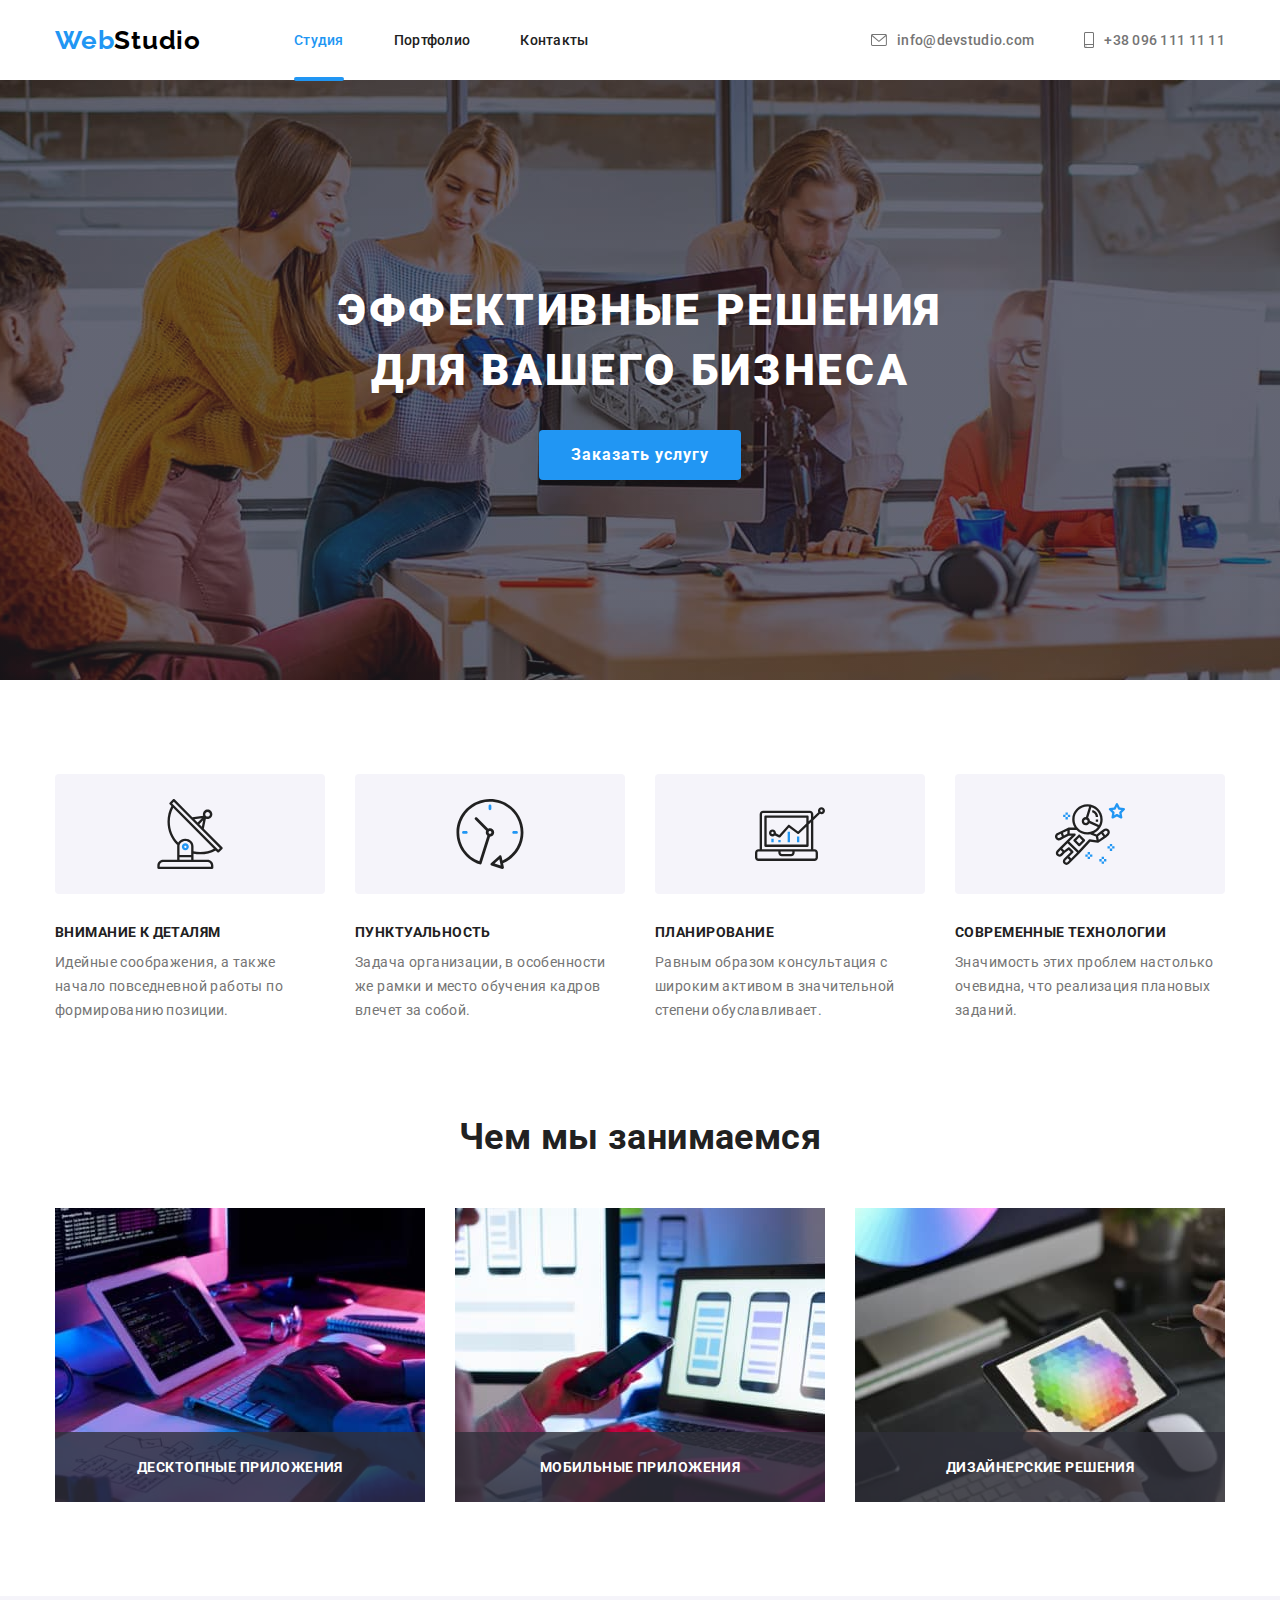
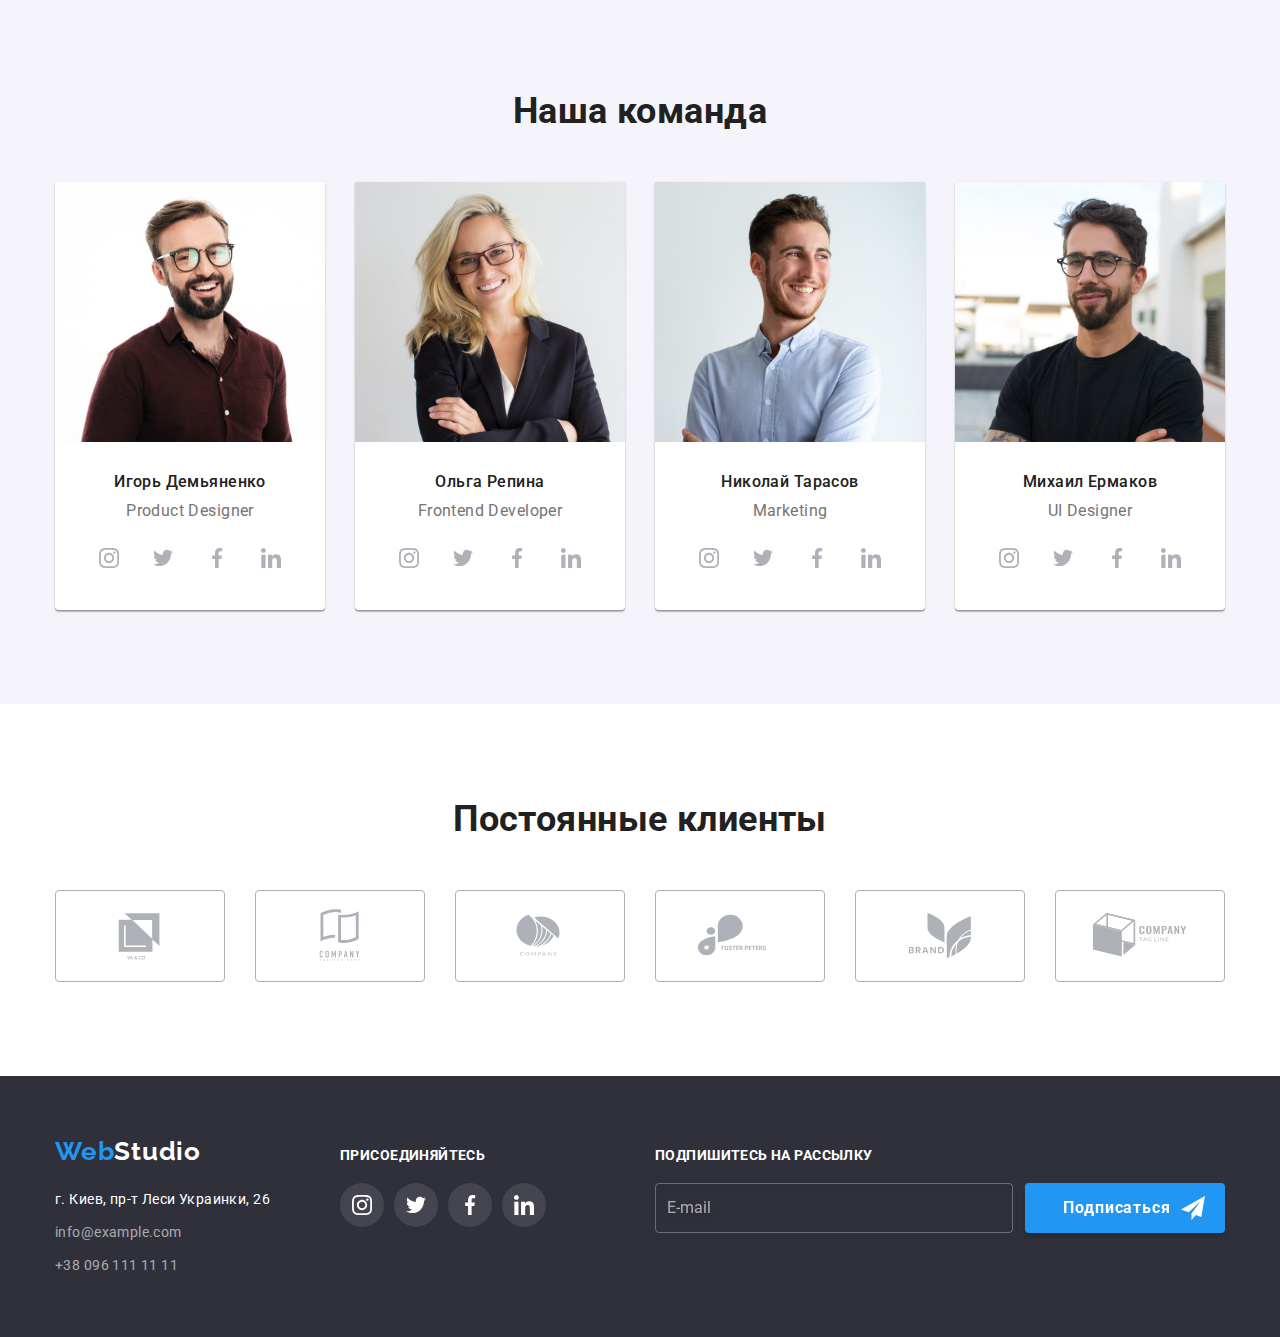
<file: index.html>
<!DOCTYPE html>
<html lang="ru">
  <head>
    <meta charset="UTF-8" />
    <meta http-equiv="X-UA-Compatible" content="IE=edge" />
    <meta name="viewport" content="width=device-width, initial-scale=1.0" />
    <link rel="preconnect" href="https://fonts.googleapis.com" />
    <link rel="preconnect" href="https://fonts.gstatic.com" crossorigin />
    <link
      href="https://fonts.googleapis.com/css2?family=Raleway:wght@700&family=Roboto:wght@400;500;700;900&display=swap"
      rel="stylesheet"
    />
    <link
      rel="stylesheet"
      href="https://cdnjs.cloudflare.com/ajax/libs/modern-normalize/1.1.0/modern-normalize.css"
      integrity="sha512-Y0MM+V6ymRKN2zStTqzQ227DWhhp4Mzdo6gnlRnuaNCbc+YN/ZH0sBCLTM4M0oSy9c9VKiCvd4Jk44aCLrNS5Q=="
      crossorigin="anonymous"
      referrerpolicy="no-referrer"
    />
    <link rel="stylesheet" href="./css/main.min.css" />
    <title>Home work</title>
  </head>
  <body>
    <header class="header">
      <div class="header container one">
        <a
          href="./index.html"
          class="header__link link"
          target="_blank"
          rel="noopener noreferrer nofollow"
          ><span class="header__web webstudio">Web</span
          ><span class="header__studio webstudio">Studio</span></a
        >
        <nav class="header-nav">
          <ul class="header-nav-list list">
            <li class="header-nav-list__item">
              <a href="./index.html" class="header-nav-list__link link current"
                >Студия</a
              >
            </li>
            <li class="header-nav-list__item">
              <a href="./portfolio.html" class="header-nav-list__link link"
                >Портфолио</a
              >
            </li>
            <li class="header-nav-list__item">
              <a href="./index.html" class="header-nav-list__link link"
                >Контакты</a
              >
            </li>
          </ul>
        </nav>
        <ul class="header-list">
          <li class="header-list__item">
            <a
              href="mailto:info@devstudio.com"
              class="header-list__link link"
              target="_blank"
              rel="noopener noreferrer nofollow"
              ><svg class="header-list__icons" width="16" height="12">
                <use href="./img/icon.svg#icon-mail"></use>
              </svg>
              info@devstudio.com</a
            >
          </li>
          <li class="header-list__item">
            <a
              href="tel:+380961111111"
              class="header-list__link link"
              target="_blank"
              rel="noopener noreferrer nofollow"
            >
              <svg class="header-list__icons" width="10" height="16">
                <use href="./img/icon.svg#icon-phone"></use>
              </svg>
              +38 096 111 11 11
            </a>
          </li>
        </ul>
      </div>
    </header>
    <main>
      <section class="hero">
        <div class="container">
          <div>
            <h1 class="hero__title hero-title">
              Эффективные решения для вашего бизнеса
            </h1>
            <button class="hero__button" type="button" data-modal-open>
              Заказать услугу
            </button>
          </div>
        </div>
      </section>
      <section class="skills section">
        <div class="container">
          <h2 class="visually-hidden">Почему стоит выбрать нас</h2>
          <ul class="skills-list list">
            <li class="skills-list__item">
              <div class="skills-list__icons">
                <svg class="skills-list__icon" width="70" height="70">
                  <use href="./img/icon.svg#icon-satelite"></use>
                </svg>
              </div>
              <h3 class="skills-list__title">Внимание к деталям</h3>
              <p class="skills-list__text">
                Идейные соображения, а также начало повседневной работы по
                формированию позиции.
              </p>
            </li>
            <li class="skills-list__item">
              <div class="skills-list__icons">
                <svg class="skills-list__icon" width="70" height="70">
                  <use href="./img/icon.svg#icon-clock"></use>
                </svg>
              </div>
              <h3 class="skills-list__title">Пунктуальность</h3>
              <p class="skills-list__text">
                Задача организации, в особенности же рамки и место обучения
                кадров влечет за собой.
              </p>
            </li>
            <li class="skills-list__item">
              <div class="skills-list__icons">
                <svg class="skills-list__icon" width="70" height="70">
                  <use href="./img/icon.svg#icon-laptop"></use>
                </svg>
              </div>
              <h3 class="skills-list__title">Планирование</h3>
              <p class="skills-list__text">
                Равным образом консультация с широким активом в значительной
                степени обуславливает.
              </p>
            </li>
            <li class="skills-list__item">
              <div class="skills-list__icons">
                <svg class="skills-list__icon" width="70" height="70">
                  <use href="./img/icon.svg#icon-astronaut"></use>
                </svg>
              </div>
              <h3 class="skills-list__title">Современные технологии</h3>
              <p class="skills-list__text">
                Значимость этих проблем настолько очевидна, что реализация
                плановых заданий.
              </p>
            </li>
          </ul>
        </div>
      </section>
      <section class="about section about">
        <div class="container">
          <h2 class="about__title">Чем мы занимаемся</h2>
          <ul class="about-list list">
            <li class="about-list__item img">
              <div class="about-list__box">
                <img src="./img/box1.jpg" width="370" height="294" alt="box1" />
                <p class="about-list__text">Десктопные приложения</p>
              </div>
            </li>
            <li class="about-list__item img">
              <div class="about-list__box">
                <img src="./img/box2.jpg" width="370" height="294" alt="box2" />
                <p class="about-list__text">Мобильные приложения</p>
              </div>
            </li>
            <li class="about-list__item img">
              <div class="about-list__box">
                <img src="./img/box3.jpg" width="370" height="294" alt="box3" />
                <p class="about-list__text">Дизайнерские решения</p>
              </div>
            </li>
          </ul>
        </div>
      </section>
      <section class="workers section">
        <div class="container">
          <h2 class="workers__title">Наша команда</h2>
          <ul class="workers-list list">
            <li class="workers-list__item img">
              <img
                src="./img/worker1.jpg"
                width="270"
                alt="фото Игорь Демьяненко"
              />
              <div class="workers-list__box">
                <h3 class="workers-list__name">Игорь Демьяненко</h3>
                <p class="workers-list__profession">Product Designer</p>
                <ul class="icons-list list">
                  <li class="icons-list__item">
                    <a
                      href=""
                      class="icons-list__link link"
                      target="_blank"
                      rel="noopener noreferrer nofollow"
                    >
                      <svg class="icons-list__icons" width="20" height="20">
                        <use href="./img/icon.svg#icon-instagram"></use>
                      </svg>
                    </a>
                  </li>
                  <li class="icons-list__item">
                    <a
                      href=""
                      class="icons-list__link link"
                      target="_blank"
                      rel="noopener noreferrer nofollow"
                    >
                      <svg class="icons-list__icons" width="20" height="20">
                        <use href="./img/icon.svg#icon-twitter"></use>
                      </svg>
                    </a>
                  </li>
                  <li class="icons-list__item">
                    <a
                      href=""
                      class="icons-list__link link"
                      target="_blank"
                      rel="noopener noreferrer nofollow"
                    >
                      <svg class="icons-list__icons" width="20" height="20">
                        <use href="./img/icon.svg#icon-facebook"></use>
                      </svg>
                    </a>
                  </li>
                  <li class="icons-list__item">
                    <a
                      href=""
                      class="icons-list__link link"
                      target="_blank"
                      rel="noopener noreferrer nofollow"
                    >
                      <svg class="icons-list__icons" width="20" height="20">
                        <use href="./img/icon.svg#icon-linkedin"></use>
                      </svg>
                    </a>
                  </li>
                </ul>
              </div>
            </li>
            <li class="workers-list__item img">
              <img
                src="./img/worker2.jpg"
                width="270"
                alt="фото Ольга Репина"
              />
              <div class="workers-list__box">
                <h3 class="workers-list__name">Ольга Репина</h3>
                <p class="workers-list__profession">Frontend Developer</p>
                <ul class="icons-list list">
                  <li class="icons-list__item">
                    <a
                      href=""
                      class="icons-list__link link"
                      target="_blank"
                      rel="noopener noreferrer nofollow"
                    >
                      <svg class="icons-list__icons" width="20" height="20">
                        <use href="./img/icon.svg#icon-instagram"></use>
                      </svg>
                    </a>
                  </li>
                  <li class="icons-list__item">
                    <a
                      href=""
                      class="icons-list__link link"
                      target="_blank"
                      rel="noopener noreferrer nofollow"
                    >
                      <svg class="icons-list__icons" width="20" height="20">
                        <use href="./img/icon.svg#icon-twitter"></use>
                      </svg>
                    </a>
                  </li>
                  <li class="icons-list__item">
                    <a
                      href=""
                      class="icons-list__link link"
                      target="_blank"
                      rel="noopener noreferrer nofollow"
                    >
                      <svg class="icons-list__icons" width="20" height="20">
                        <use href="./img/icon.svg#icon-facebook"></use>
                      </svg>
                    </a>
                  </li>
                  <li class="icons-list__item">
                    <a
                      href=""
                      class="icons-list__link link"
                      target="_blank"
                      rel="noopener noreferrer nofollow"
                    >
                      <svg class="icons-list__icons" width="20" height="20">
                        <use href="./img/icon.svg#icon-linkedin"></use>
                      </svg>
                    </a>
                  </li>
                </ul>
              </div>
            </li>
            <li class="workers-list__item img">
              <img
                src="./img/worker3.jpg"
                width="270"
                alt="фото Николай Тарасов"
              />
              <div class="workers-list__box">
                <h3 class="workers-list__name">Николай Тарасов</h3>
                <p class="workers-list__profession">Marketing</p>
                <ul class="icons-list list">
                  <li class="icons-list__item">
                    <a
                      href=""
                      class="icons-list__link link"
                      target="_blank"
                      rel="noopener noreferrer nofollow"
                    >
                      <svg class="icons-list__icons" width="20" height="20">
                        <use href="./img/icon.svg#icon-instagram"></use>
                      </svg>
                    </a>
                  </li>
                  <li class="icons-list__item">
                    <a
                      href=""
                      class="icons-list__link link"
                      target="_blank"
                      rel="noopener noreferrer nofollow"
                    >
                      <svg class="icons-list__icons" width="20" height="20">
                        <use href="./img/icon.svg#icon-twitter"></use>
                      </svg>
                    </a>
                  </li>
                  <li class="icons-list__item">
                    <a
                      href=""
                      class="icons-list__link link"
                      target="_blank"
                      rel="noopener noreferrer nofollow"
                    >
                      <svg class="icons-list__icons" width="20" height="20">
                        <use href="./img/icon.svg#icon-facebook"></use>
                      </svg>
                    </a>
                  </li>
                  <li class="icons-list__item">
                    <a
                      href=""
                      class="icons-list__link link"
                      target="_blank"
                      rel="noopener noreferrer nofollow"
                    >
                      <svg class="icons-list__icons" width="20" height="20">
                        <use href="./img/icon.svg#icon-linkedin"></use>
                      </svg>
                    </a>
                  </li>
                </ul>
              </div>
            </li>
            <li class="workers-list__item img">
              <img
                src="./img/worker4.jpg"
                width="270"
                alt="фото Михаил Ермаков"
              />
              <div class="workers-list__box">
                <h3 class="workers-list__name">Михаил Ермаков</h3>
                <p class="workers-list__profession">UI Designer</p>
                <ul class="icons-list list">
                  <li class="icons-list__item">
                    <a
                      href=""
                      class="icons-list__link link"
                      target="_blank"
                      rel="noopener noreferrer nofollow"
                    >
                      <svg class="icons-list__icons" width="20" height="20">
                        <use href="./img/icon.svg#icon-instagram"></use>
                      </svg>
                    </a>
                  </li>
                  <li class="icons-list__item">
                    <a
                      href=""
                      class="icons-list__link link"
                      target="_blank"
                      rel="noopener noreferrer nofollow"
                    >
                      <svg class="icons-list__icons" width="20" height="20">
                        <use href="./img/icon.svg#icon-twitter"></use>
                      </svg>
                    </a>
                  </li>
                  <li class="icons-list__item">
                    <a
                      href=""
                      class="icons-list__link link"
                      target="_blank"
                      rel="noopener noreferrer nofollow"
                    >
                      <svg class="icons-list__icons" width="20" height="20">
                        <use href="./img/icon.svg#icon-facebook"></use>
                      </svg>
                    </a>
                  </li>
                  <li class="icons-list__item">
                    <a
                      href=""
                      class="icons-list__link link"
                      target="_blank"
                      rel="noopener noreferrer nofollow"
                    >
                      <svg class="icons-list__icons" width="20" height="20">
                        <use href="./img/icon.svg#icon-linkedin"></use>
                      </svg>
                    </a>
                  </li>
                </ul>
              </div>
            </li>
          </ul>
        </div>
      </section>
      <section class="clients section">
        <div class="container">
          <h2 class="clients__title">Постоянные клиенты</h2>
          <ul class="clients-list list">
            <li class="clients-list__item">
              <a href="" class="clients-list__link link">
                <svg class="clients-list__icon" width="106" height="60">
                  <use href="./img/icon.svg#icon-client1"></use>
                </svg>
              </a>
            </li>
            <li class="clients-list__item">
              <a href="" class="clients-list__link link">
                <svg class="clients-list__icon" width="106" height="60">
                  <use href="./img/icon.svg#icon-client2"></use>
                </svg>
              </a>
            </li>
            <li class="clients-list__item">
              <a href="" class="clients-list__link link">
                <svg class="clients-list__icon" width="106" height="60">
                  <use href="./img/icon.svg#icon-client3"></use>
                </svg>
              </a>
            </li>
            <li class="clients-list__item">
              <a href="" class="clients-list__link link">
                <svg class="clients-list__icon" width="106" height="60">
                  <use href="./img/icon.svg#icon-client4"></use>
                </svg>
              </a>
            </li>
            <li class="clients-list__item">
              <a href="" class="clients-list__link link">
                <svg class="clients-list__icon" width="106" height="60">
                  <use href="./img/icon.svg#icon-client5"></use>
                </svg>
              </a>
            </li>
            <li class="clients-list__item">
              <a href="" class="clients-list__link link">
                <svg class="clients-list__icon" width="106" height="60">
                  <use href="./img/icon.svg#icon-client6"></use>
                </svg>
              </a>
            </li>
          </ul>
        </div>
      </section>
      <div class="backdrop is-hidden" data-modal>
        <div class="modal">
          <button type="button" class="modal__close-button" data-modal-close>
            <svg class="modal__close-icon" width="18" height="18">
              <use href="./img/icon.svg#icon-close"></use>
            </svg>
          </button>
          <form class="form-modal">
            <p class="form-modal__title">
              Оставьте свои данные, мы вам перезвоним
            </p>
            <div class="form-field">
              <label for="name" class="form-field__label">Имя</label>
              <div class="input-wrap">
                <input
                  type="text"
                  class="input-wrap__input"
                  name="name"
                  id="name"
                  placeholder=" "
                  required
                />
                <svg class="input-wrap__icon" width="18" height="18">
                  <use href="./img/icon.svg#icon-user"></use>
                </svg>
              </div>
            </div>
            <div class="form-field">
              <label for="tel" class="form-field__label">Телефон</label>
              <div class="input-wrap">
                <input
                  type="tel"
                  class="input-wrap__input"
                  name="tel"
                  id="tel"
                  placeholder=" "
                  required
                  minlength="10"
                />
                <svg class="input-wrap__icon" width="18" height="18">
                  <use href="./img/icon.svg#icon-telephone"></use>
                </svg>
              </div>
            </div>
            <div class="form-field">
              <label for="tel" class="form-field__label">Почта</label>
              <div class="input-wrap">
                <input
                  type="email"
                  class="input-wrap__input"
                  name="mail"
                  id="mail"
                  placeholder=" "
                  required
                />
                <svg class="input-wrap__icon" width="18" height="18">
                  <use href="./img/icon.svg#icon-email"></use>
                </svg>
              </div>
            </div>
            <div class="form-field-last">
              <label for="feedback" class="form-field__label"
                >Комментарий</label
              >
              <textarea
                name="feedback"
                class="form-field__feedback"
                placeholder="Введите текст"
              ></textarea>
            </div>
            <label class="form-check">
              <input
                type="checkbox"
                class="form-check__input visually-hidden"
                name="mailing"
                value="mailing-features"
              />
              Соглашаюсь с рассылкой и принимаю
              <a href="#" class="form-check__mailimg-features">
                Условия договора</a
              >
              <span class="form-check__square-icon">
                <svg class="form-check__icon" width="14" height="13">
                  <use href="./img/icon.svg#icon-icon-check"></use>
                </svg>
              </span>
            </label>
            <button type="submit" class="form-field__submit-btn">
              Отправить
            </button>
          </form>
        </div>
      </div>
    </main>
    <footer class="footer">
      <div class="container ft">
        <div>
          <a
            class="footer__link link"
            href="./index.html"
            target="_blank"
            rel="noopener noreferrer nofollow"
          >
            <span class="footer__web webstudio">Web</span
            ><span class="footer__studio webstudio">Studio</span>
          </a>
          <address class="address">
            <ul class="address-list list">
              <li class="address-list__item">
                <a
                  class="address-list__link-map link"
                  href="https://www.google.com/maps/place/%D0%B1%D1%83%D0%BB.+%D0%9B%D0%B5%D1%81%D0%B8+%D0%A3%D0%BA%D1%80%D0%B0%D0%B8%D0%BD%D0%BA%D0%B8,+26,+%D0%9A%D0%B8%D0%B5%D0%B2,+%D0%A3%D0%BA%D1%80%D0%B0%D0%B8%D0%BD%D0%B0,+02000/@50.4265841,30.5361971,17z/data=!3m1!4b1!4m5!3m4!1s0x40d4cf0e033ecbe9:0x57a4dffefec77da0!8m2!3d50.4265807!4d30.5383858"
                  target="_blank"
                  rel="noopener noreferrer nofollow"
                >
                  г. Киев, пр-т Леси Украинки, 26
                </a>
              </li>
              <li class="address-list__item link">
                <a
                  href="mailto:info@devstudio.com"
                  class="address-list__link link"
                  target="_blank"
                  rel="noopener noreferrer nofollow"
                  >info@example.com</a
                >
              </li>
              <li class="address-list__item link">
                <a
                  href="tel:+380961111111"
                  class="address-list__link link"
                  target="_blank"
                  rel="noopener noreferrer nofollow"
                  >+38 096 111 11 11</a
                >
              </li>
            </ul>
          </address>
        </div>
        <div class="social">
          <p class="social__text">Присоединяйтесь</p>
          <ul class="social-list list">
            <li class="social-list__item">
              <a
                href=""
                class="social-list__link link"
                target="_blank"
                rel="noopener noreferrer nofollow"
              >
                <svg class="social-list__icons" width="20" height="20">
                  <use href="./img/icon.svg#icon-instagram"></use>
                </svg>
              </a>
            </li>
            <li class="social-list__item">
              <a
                href=""
                class="social-list__link link"
                target="_blank"
                rel="noopener noreferrer nofollow"
              >
                <svg class="social-list__icons" width="20" height="20">
                  <use href="./img/icon.svg#icon-twitter"></use>
                </svg>
              </a>
            </li>
            <li class="social-list__item">
              <a
                href=""
                class="social-list__link link"
                target="_blank"
                rel="noopener noreferrer nofollow"
              >
                <svg class="social-list__icons" width="20" height="20">
                  <use href="./img/icon.svg#icon-facebook"></use>
                </svg>
              </a>
            </li>
            <li class="social-list__item">
              <a
                href=""
                class="social-list__link link"
                target="_blank"
                rel="noopener noreferrer nofollow"
              >
                <svg class="social-list__icons" width="20" height="20">
                  <use href="./img/icon.svg#icon-linkedin"></use>
                </svg>
              </a>
            </li>
          </ul>
        </div>
        <div class="sign-up">
          <p class="sign-up__title">Подпишитесь на рассылку</p>
          <form class="sign-up__form">
            <input
              type="email"
              class="sign-up__email"
              name="email"
              placeholder="E-mail"
              required
            />
            <button type="submit" class="submit-button">
              Подписаться
              <svg class="send-icon icon" width="24" height="24">
                <use href="./img/icon.svg#icon-icon-send"></use>
              </svg>
            </button>
          </form>
        </div>
      </div>
    </footer>
    <script src="./js/modal.js"></script>
  </body>
</html>
</file>
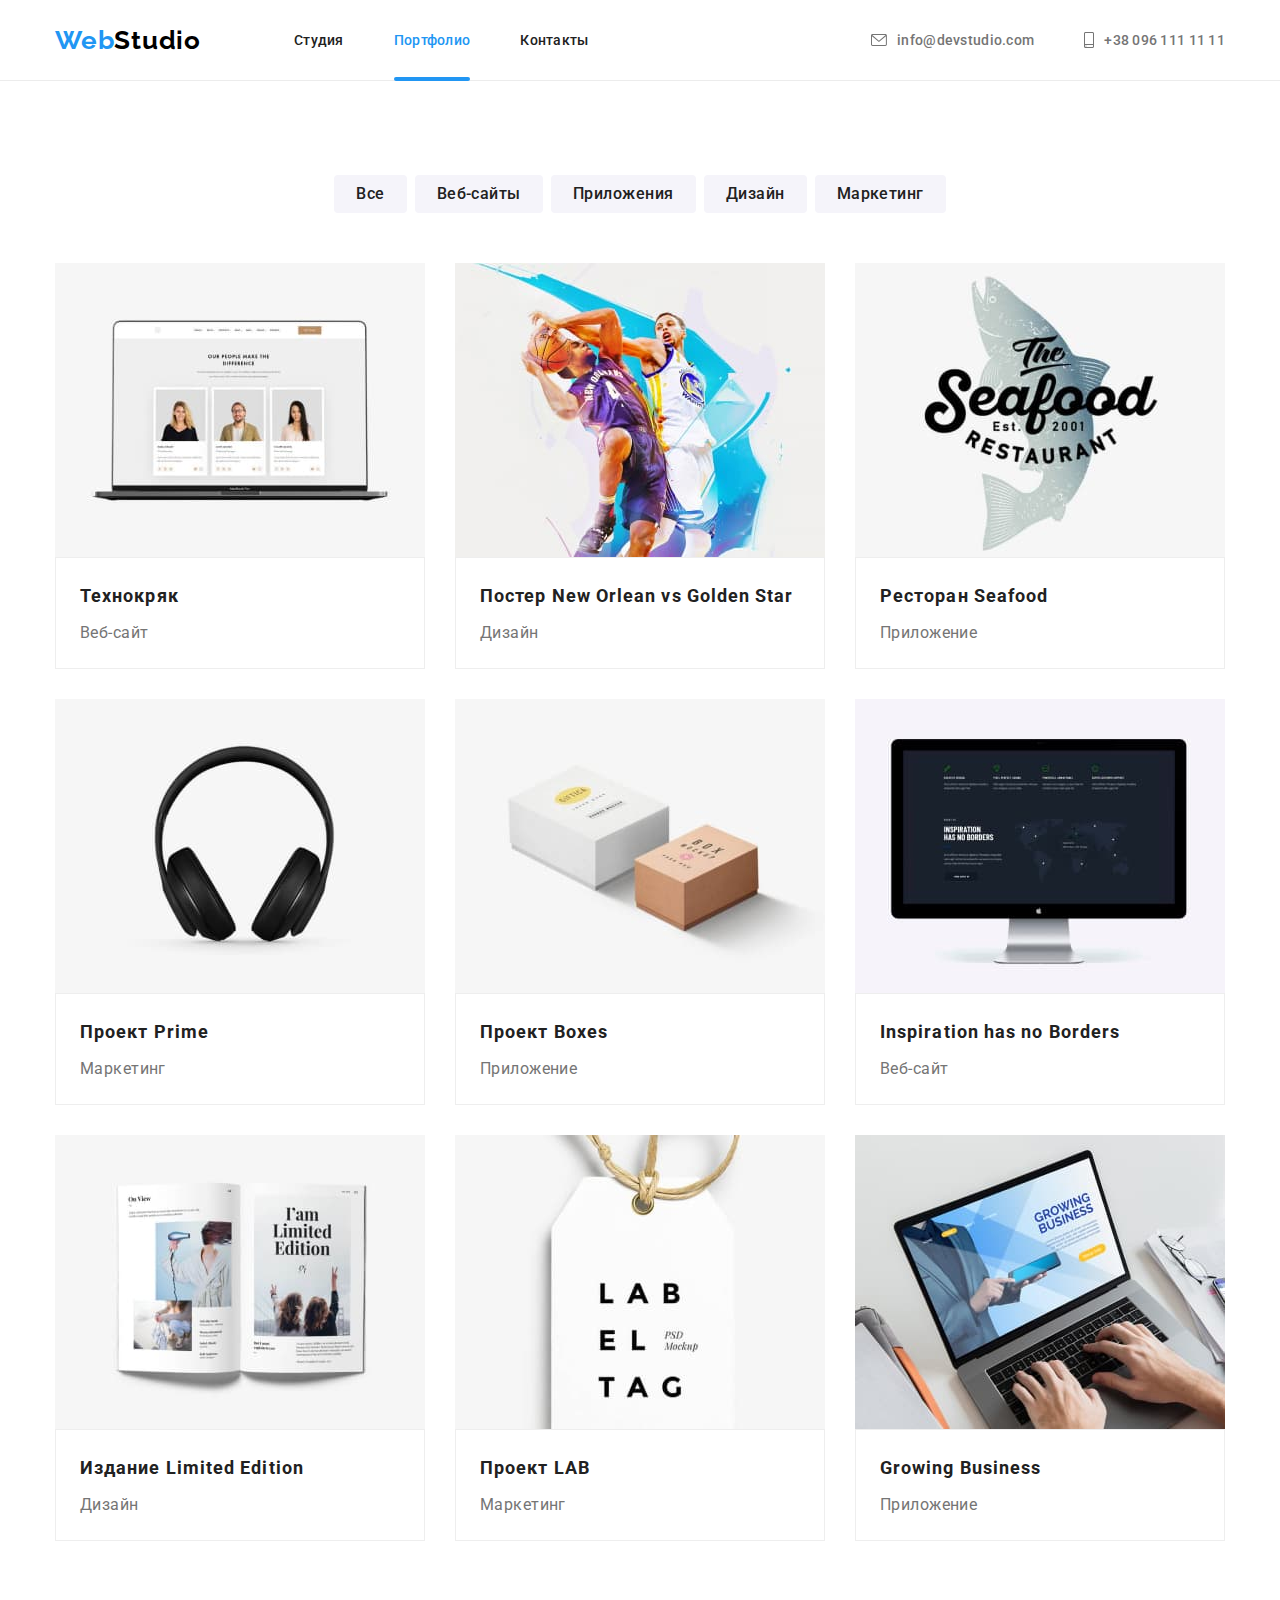
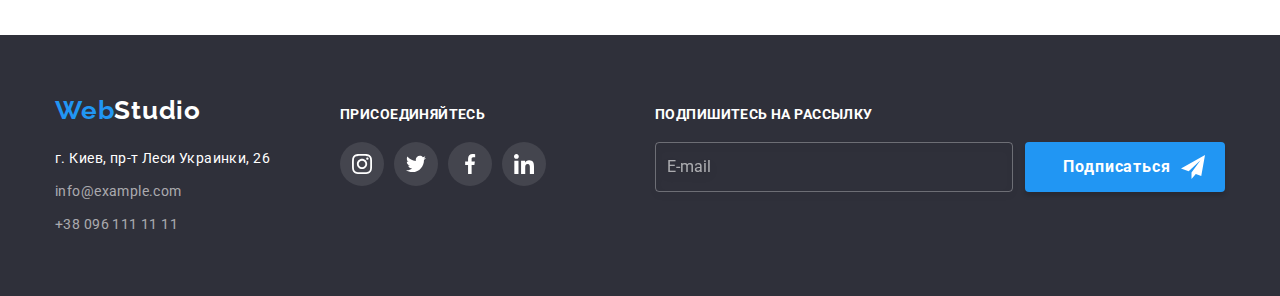
<file: portfolio.html>
<!DOCTYPE html>
<html lang="ru">
  <head>
    <meta charset="UTF-8" />
    <meta http-equiv="X-UA-Compatible" content="IE=edge" />
    <meta name="viewport" content="width=device-width, initial-scale=1.0" />
    <link rel="preconnect" href="https://fonts.googleapis.com" />
    <link rel="preconnect" href="https://fonts.gstatic.com" crossorigin />
    <link
      href="https://fonts.googleapis.com/css2?family=Raleway:wght@700&family=Roboto:wght@400;500;700;900&display=swap"
      rel="stylesheet"
    />
    <link
      rel="stylesheet"
      href="https://cdnjs.cloudflare.com/ajax/libs/modern-normalize/1.1.0/modern-normalize.css"
      integrity="sha512-Y0MM+V6ymRKN2zStTqzQ227DWhhp4Mzdo6gnlRnuaNCbc+YN/ZH0sBCLTM4M0oSy9c9VKiCvd4Jk44aCLrNS5Q=="
      crossorigin="anonymous"
      referrerpolicy="no-referrer"
    />
    <link rel="stylesheet" href="./css/main.min.css" />
    <title>Portfolio</title>
  </head>
  <body>
    <header class="top">
      <div class="header container">
        <a
          href="./index.html"
          class="header__link link"
          target="_blank"
          rel="noopener noreferrer nofollow"
          ><span class="header__web webstudio">Web</span
          ><span class="header__studio webstudio">Studio</span></a
        >
        <nav class="header-nav">
          <ul class="header-nav-list list">
            <li class="header-nav-list__item">
              <a href="./index.html" class="header-nav-list__link link"
                >Студия</a
              >
            </li>
            <li class="header-nav-list__item">
              <a
                href="./portfolio.html"
                class="header-nav-list__link link current"
                >Портфолио</a
              >
            </li>
            <li class="header-nav-list__item">
              <a href="./index.html" class="header-nav-list__link link"
                >Контакты</a
              >
            </li>
          </ul>
        </nav>
        <ul class="header-list">
          <li class="header-list__item">
            <a
              href="mailto:info@devstudio.com"
              class="header-list__link link"
              target="_blank"
              rel="noopener noreferrer nofollow"
              ><svg class="header-list__icons" width="16" height="12">
                <use href="./img/icon.svg#icon-mail"></use>
              </svg>
              info@devstudio.com</a
            >
          </li>
          <li class="header-list__item">
            <a
              href="tel:+380961111111"
              class="header-list__link link"
              target="_blank"
              rel="noopener noreferrer nofollow"
            >
              <svg class="header-list__icons" width="10" height="16">
                <use href="./img/icon.svg#icon-phone"></use>
              </svg>
              +38 096 111 11 11
            </a>
          </li>
        </ul>
      </div>
    </header>
    <main>
      <section class="nav section">
        <div class="container">
          <h1 class="visually-hidden">Наши разработки</h1>
          <ul class="nav-list list">
            <li class="nav-list__item">
              <button class="nav-list__button" type="button">Все</button>
            </li>
            <li class="nav-list__item">
              <button class="nav-list__button" type="button">Веб-сайты</button>
            </li>
            <li class="nav-list__item">
              <button class="nav-list__button" type="button">Приложения</button>
            </li>
            <li class="nav-list__item">
              <button class="nav-list__button" type="button">Дизайн</button>
            </li>
            <li class="nav-list__item">
              <button class="nav-list__button" type="button">Маркетинг</button>
            </li>
          </ul>
          <ul class="choice-list list">
            <li class="choice-list__item img">
              <a href="" class="choice-list__link link">
                <div class="overlay">
                  <img
                    src="./img/ourproduct1.jpg"
                    width="370"
                    alt="Технокряк"
                  />
                  <p class="overlay__text">
                    Ресурс предлагает комплексные предложения с разным уровнем
                    функционала и сервисов. Все это позволит посетителю получить
                    исчерпывающие сведения о компании или частном лице.
                  </p>
                </div>
                <div class="choice-list__box">
                  <h3 class="choice-list__title">Технокряк</h3>
                  <p class="choice-list__text">Веб-сайт</p>
                </div>
              </a>
            </li>
            <li class="choice-list__item img">
              <a href="" class="choice-list__link link"
                ><div class="overlay">
                  <img
                    src="./img/ourproduct2.jpg"
                    width="370"
                    alt="Технокряк"
                  />
                  <p class="overlay__text">
                    Ресурс предлагает комплексные предложения с разным уровнем
                    функционала и сервисов. Все это позволит посетителю получить
                    исчерпывающие сведения о компании или частном лице.
                  </p>
                </div>
                <div class="choice-list__box">
                  <h3 class="choice-list__title">
                    Постер New Orlean vs Golden Star
                  </h3>
                  <p class="choice-list__text">Дизайн</p>
                </div></a
              >
            </li>
            <li class="choice-list__item img">
              <a href="" class="choice-list__link link"
                ><div class="overlay">
                  <img
                    src="./img/ourproduct3.jpg"
                    width="370"
                    alt="Технокряк"
                  />
                  <p class="overlay__text">
                    Ресурс предлагает комплексные предложения с разным уровнем
                    функционала и сервисов. Все это позволит посетителю получить
                    исчерпывающие сведения о компании или частном лице.
                  </p>
                </div>
                <div class="choice-list__box">
                  <h3 class="choice-list__title">Ресторан Seafood</h3>
                  <p class="choice-list__text">Приложение</p>
                </div></a
              >
            </li>
            <li class="choice-list__item img">
              <a href="" class="choice-list__link link"
                ><div class="overlay">
                  <img
                    src="./img/ourproduct4.jpg"
                    width="370"
                    alt="Технокряк"
                  />
                  <p class="overlay__text">
                    Ресурс предлагает комплексные предложения с разным уровнем
                    функционала и сервисов. Все это позволит посетителю получить
                    исчерпывающие сведения о компании или частном лице.
                  </p>
                </div>
                <div class="choice-list__box">
                  <h3 class="choice-list__title">Проект Prime</h3>
                  <p class="choice-list__text">Маркетинг</p>
                </div></a
              >
            </li>
            <li class="choice-list__item img">
              <a href="" class="choice-list__link link"
                ><div class="overlay">
                  <img
                    src="./img/ourproduct5.jpg"
                    width="370"
                    alt="Технокряк"
                  />
                  <p class="overlay__text">
                    Ресурс предлагает комплексные предложения с разным уровнем
                    функционала и сервисов. Все это позволит посетителю получить
                    исчерпывающие сведения о компании или частном лице.
                  </p>
                </div>
                <div class="choice-list__box">
                  <h3 class="choice-list__title">Проект Boxes</h3>
                  <p class="choice-list__text">Приложение</p>
                </div></a
              >
            </li>
            <li class="choice-list__item img">
              <a href="" class="choice-list__link link"
                ><div class="overlay">
                  <img
                    src="./img/ourproduct6.jpg"
                    width="370"
                    alt="Технокряк"
                  />
                  <p class="overlay__text">
                    Ресурс предлагает комплексные предложения с разным уровнем
                    функционала и сервисов. Все это позволит посетителю получить
                    исчерпывающие сведения о компании или частном лице.
                  </p>
                </div>
                <div class="choice-list__box">
                  <h3 class="choice-list__title">Inspiration has no Borders</h3>
                  <p class="choice-list__text">Веб-сайт</p>
                </div></a
              >
            </li>
            <li class="choice-list__item img">
              <a href="" class="choice-list__link link"
                ><div class="overlay">
                  <img
                    src="./img/ourproduct7.jpg"
                    width="370"
                    alt="Технокряк"
                  />
                  <p class="overlay__text">
                    Ресурс предлагает комплексные предложения с разным уровнем
                    функционала и сервисов. Все это позволит посетителю получить
                    исчерпывающие сведения о компании или частном лице.
                  </p>
                </div>
                <div class="choice-list__box">
                  <h3 class="choice-list__title">Издание Limited Edition</h3>
                  <p class="choice-list__text">Дизайн</p>
                </div></a
              >
            </li>
            <li class="choice-list__item img">
              <a href="" class="choice-list__link link"
                ><div class="overlay">
                  <img
                    src="./img/ourproduct8.jpg"
                    width="370"
                    alt="Технокряк"
                  />
                  <p class="overlay__text">
                    Ресурс предлагает комплексные предложения с разным уровнем
                    функционала и сервисов. Все это позволит посетителю получить
                    исчерпывающие сведения о компании или частном лице.
                  </p>
                </div>
                <div class="choice-list__box">
                  <h3 class="choice-list__title">Проект LAB</h3>
                  <p class="choice-list__text">Маркетинг</p>
                </div></a
              >
            </li>
            <li class="choice-list__item img">
              <a href="" class="choice-list__link link"
                ><div class="overlay">
                  <img
                    src="./img/ourproduct9.jpg"
                    width="370"
                    alt="Технокряк"
                  />
                  <p class="overlay__text">
                    Ресурс предлагает комплексные предложения с разным уровнем
                    функционала и сервисов. Все это позволит посетителю получить
                    исчерпывающие сведения о компании или частном лице.
                  </p>
                </div>
                <div class="choice-list__box">
                  <h3 class="choice-list__title">Growing Business</h3>
                  <p class="choice-list__text">Приложение</p>
                </div></a
              >
            </li>
          </ul>
        </div>
      </section>
    </main>
    <footer class="footer">
      <div class="container ft">
        <div>
          <a
            class="footer__link link"
            href="./index.html"
            target="_blank"
            rel="noopener noreferrer nofollow"
          >
            <span class="footer__web webstudio">Web</span
            ><span class="footer__studio webstudio">Studio</span>
          </a>
          <address class="address">
            <ul class="address-list list">
              <li class="address-list__item">
                <a
                  class="address-list__link-map link"
                  href="https://www.google.com/maps/place/%D0%B1%D1%83%D0%BB.+%D0%9B%D0%B5%D1%81%D0%B8+%D0%A3%D0%BA%D1%80%D0%B0%D0%B8%D0%BD%D0%BA%D0%B8,+26,+%D0%9A%D0%B8%D0%B5%D0%B2,+%D0%A3%D0%BA%D1%80%D0%B0%D0%B8%D0%BD%D0%B0,+02000/@50.4265841,30.5361971,17z/data=!3m1!4b1!4m5!3m4!1s0x40d4cf0e033ecbe9:0x57a4dffefec77da0!8m2!3d50.4265807!4d30.5383858"
                  target="_blank"
                  rel="noopener noreferrer nofollow"
                >
                  г. Киев, пр-т Леси Украинки, 26
                </a>
              </li>
              <li class="address-list__item link">
                <a
                  href="mailto:info@devstudio.com"
                  class="address-list__link link"
                  target="_blank"
                  rel="noopener noreferrer nofollow"
                  >info@example.com</a
                >
              </li>
              <li class="address-list__item link">
                <a
                  href="tel:+380961111111"
                  class="address-list__link link"
                  target="_blank"
                  rel="noopener noreferrer nofollow"
                  >+38 096 111 11 11</a
                >
              </li>
            </ul>
          </address>
        </div>
        <div class="social">
          <p class="social__text">Присоединяйтесь</p>
          <ul class="social-list list">
            <li class="social-list__item">
              <a
                href=""
                class="social-list__link link"
                target="_blank"
                rel="noopener noreferrer nofollow"
              >
                <svg class="social-list__icons" width="20" height="20">
                  <use href="./img/icon.svg#icon-instagram"></use>
                </svg>
              </a>
            </li>
            <li class="social-list__item">
              <a
                href=""
                class="social-list__link link"
                target="_blank"
                rel="noopener noreferrer nofollow"
              >
                <svg class="social-list__icons" width="20" height="20">
                  <use href="./img/icon.svg#icon-twitter"></use>
                </svg>
              </a>
            </li>
            <li class="social-list__item">
              <a
                href=""
                class="social-list__link link"
                target="_blank"
                rel="noopener noreferrer nofollow"
              >
                <svg class="social-list__icons" width="20" height="20">
                  <use href="./img/icon.svg#icon-facebook"></use>
                </svg>
              </a>
            </li>
            <li class="social-list__item">
              <a
                href=""
                class="social-list__link link"
                target="_blank"
                rel="noopener noreferrer nofollow"
              >
                <svg class="social-list__icons" width="20" height="20">
                  <use href="./img/icon.svg#icon-linkedin"></use>
                </svg>
              </a>
            </li>
          </ul>
        </div>
        <div class="sign-up">
          <p class="sign-up__title">Подпишитесь на рассылку</p>
          <form class="sign-up__form">
            <input
              type="email"
              class="sign-up__email"
              name="email"
              placeholder="E-mail"
              required
            />
            <button type="submit" class="submit-button">
              Подписаться
              <svg class="send-icon icon" width="24" height="24">
                <use href="./img/icon.svg#icon-icon-send"></use>
              </svg>
            </button>
          </form>
        </div>
      </div>
    </footer>
    <script src="./js/modal.js"></script>
  </body>
</html>
</file>
<file: css/main.min.css>
body{font-family:"Roboto",sans-serif;background-color:#fff;color:#212121;font-size:14px;letter-spacing:.03em}.section{padding-top:94px;padding-bottom:94px}.container{width:1200px;margin-right:auto;margin-left:auto;padding-right:15px;padding-left:15px}p,h1,h2,h3,h4,h5,h6{margin:0}ul{margin:0;padding-left:0}img{display:block;max-width:100%;height:auto}.address{font-style:normal}.title{font-weight:700;font-size:36px;line-height:1.17;text-align:center;margin-bottom:50px}.list{list-style:none;margin:0;padding-left:0}.link{text-decoration:none;color:inherit}.form-field__feedback,.input-wrap__input,.backdrop{transition-property:all;transition-duration:250ms;transition-timing-function:cubic-bezier(0.4, 0, 0.2, 1)}.form-field__submit-btn{display:block;margin:0 auto;cursor:pointer;border:none}.visually-hidden{position:absolute;white-space:nowrap;width:1px;height:1px;overflow:hidden;border:0;padding:0;clip:rect(0 0 0 0);-webkit-clip-path:inset(50%);clip-path:inset(50%);margin:-1px}.backdrop{position:fixed;top:0;left:0;width:100%;height:100%;background-color:rgba(0,0,0,.2)}.backdrop.is-hidden{opacity:0;pointer-events:none}.modal{position:absolute;top:50%;left:50%;transform:translate(-50%, -50%);width:528px;height:581px;margin-left:auto;margin-right:auto;padding:40px;background:#fff;box-shadow:0px 1px 3px rgba(0,0,0,.12),0px 1px 1px rgba(0,0,0,.14),0px 2px 1px rgba(0,0,0,.2);border-radius:4px}.modal__close-button{position:absolute;top:8px;right:8px;display:flex;align-items:center;justify-content:center;width:30px;height:30px;border:1px solid rgba(0,0,0,.1);border-radius:50%;background-color:#fff;cursor:pointer}.modal__close-icon{transition:fill 250ms cubic-bezier(0.4, 0, 0.2, 1)}.modal__close-icon:hover,.modal__close-icon:focus{fill:#2196f3}.form-modal__title{font-weight:700;font-size:20px;line-height:1.15;text-align:center;color:#212121;margin-bottom:12px}.form-field{position:relative;display:flex;flex-direction:column;text-align:start;margin-bottom:10px;transition:border-color 250ms cubic-bezier(0.4, 0, 0.2, 1)}.form-field__label{display:block;margin-bottom:4px;font-size:12px;line-height:1.17;letter-spacing:.01em;color:#757575}.input-wrap{position:relative}.input-wrap__input{width:100%;height:40px;padding-left:42px;font-style:inherit;border:1px solid rgba(33,33,33,.2);border-radius:4px;outline:none;cursor:pointer}.form-field:focus-within .input-wrap__input,.form-field:hover .input-wrap__input{border:1px solid #2196f3}.input-wrap__icon{position:absolute;left:12px;top:50%;transform:translateY(-50%);transition-property:fill;transition-duration:250ms;transition-timing-function:cubic-bezier(0.4, 0, 0.2, 1)}.form-field:focus-within .input-wrap__icon,.form-field:hover .input-wrap__icon{fill:#2196f3}.form-field-last{display:flex;flex-direction:column;text-align:start;margin-bottom:20px}.form-field__feedback{width:100%;height:120px;padding:12px 16px;border:1px solid rgba(33,33,33,.2);border-radius:4px;resize:none;cursor:pointer;outline:none}.form-field-last:focus-within .form-field__feedback,.form-field-last:hover .form-field__feedback{border:1px solid #2196f3}.form-field__feedback::-moz-placeholder{font-size:12px;line-height:1.17;letter-spacing:.01em;color:rgba(117,117,117,.5)}.form-field__feedback:-ms-input-placeholder{font-size:12px;line-height:1.17;letter-spacing:.01em;color:rgba(117,117,117,.5)}.form-field__feedback::placeholder{font-size:12px;line-height:1.17;letter-spacing:.01em;color:rgba(117,117,117,.5)}.form-check{position:relative;display:flex;align-items:center;justify-content:center;font-size:14px;line-height:1.71;color:#757575;margin-bottom:30px}.form-check__mailimg-features{color:#2196f3;outline-color:#2196f3}.form-check__square-icon{position:absolute;display:flex;top:0;left:32px;transform:translate(-25px, 4px);width:16px;height:15px;border:2px solid #757575;border-radius:2px;cursor:pointer}.form-check__input:checked~.form-check__square-icon{background-size:cover;background-repeat:no-repeat;background-color:#2196f3;background-origin:border-box;border:2px solid #2196f3}.form-check__icon{fill:#fff}.form-check:focus-within .form-square-icon{border:2px solid #2196f3}.form-field__submit-btn{font-family:inherit;font-weight:700;font-size:16px;line-height:1.88;letter-spacing:.06em;color:#fff;background-color:#2196f3;box-shadow:0px 4px 4px rgba(0,0,0,.15);padding:10px 52px;transition-property:background-color,box-shadow;transition-duration:250ms;transition-timing-function:cubic-bezier(0.4, 0, 0.2, 1);border-radius:4px}.form-field__submit-btn:hover,.form-field__submit-btn:focus{box-shadow:0px 4px 4px rgba(0,0,0,.15);background-color:#188ce8}.top{border-bottom:1px solid #ececec}.header{display:flex;align-items:center;background-color:#fff}.webstudio{font-family:"Raleway",sans-serif;font-style:normal;font-weight:700;font-size:26px;line-height:1.1923076923;letter-spacing:.03em}.header__link{margin-right:93px}.header__web{color:#2196f3}.header__studio{color:#000}.header-nav-list{display:flex}.header-nav-list__item{display:block;margin-left:auto}.header-nav-list__item+.header-nav-list__item{margin-left:50px}.header-nav-list__link{line-height:1.1428571429;letter-spacing:.02em;color:currentColor;background-size:contain;border-radius:2px;background-color:#fff;position:relative;display:block;font-weight:500;padding-top:32px;padding-bottom:32px;transition-property:color;transition-duration:250ms;transition-timing-function:cubic-bezier(0.4, 0, 0.2, 1)}.header-nav-list__link:hover,.header-nav-list__link:focus{font-weight:500;line-height:1.1428571429;letter-spacing:.02em;color:#2196f3}.current{color:#2196f3}.header-nav-list__item .current::after{position:absolute;bottom:-1px;left:0;content:"";display:block;width:100%;height:4px;background:#2196f3;border-radius:2px}.header-list{display:flex;margin-left:auto}.header-list__item{display:block}.header-list__item+.header-list__item{margin-left:50px}.header-list__link{display:flex;align-items:center;font-weight:500;line-height:1.1428571429;letter-spacing:.02em;color:#757575;transition-property:color;transition-duration:250ms;transition-timing-function:cubic-bezier(0.4, 0, 0.2, 1)}.header-list__link:hover,.header-list__link:focus{color:#2196f3}.header-list__icons{fill:currentColor;margin-right:10px}.header-list__icons:hover,.header-list__icons:focus{fill:#2196f3}.footer{background:#2f303a;padding:60px 0px}.footer__web{color:#2196f3}.footer__studio{color:#fff}.address-list__item{font-family:"Roboto",sans-serif;font-style:normal;font-weight:400;line-height:1.7142857143}.address-list__link-map{line-height:1.7142857143;color:#fff;transition-property:color;transition-duration:250ms;transition-timing-function:cubic-bezier(0.4, 0, 0.2, 1)}.address-list__link-map:hover,.address-list__link-map:focus{color:#2196f3}.address-list__link{color:rgba(255,255,255,.6);transition-property:color;transition-duration:250ms;transition-timing-function:cubic-bezier(0.4, 0, 0.2, 1)}.address-list__link:hover,.address-list__link:focus{color:#2196f3}.address{margin-top:20px}.address-list__item{display:block}.address-list__item+.address-list__item{margin-top:9px}.ft{display:flex;align-items:baseline}.social{margin-left:70px}.social__text{font-weight:700;font-size:14px;line-height:1.1428571429;color:#fff;margin-bottom:20px;text-transform:uppercase}.social-list{display:flex;gap:10px}.social-list__link{width:44px;height:44px;border-radius:50%;display:flex;align-items:center;justify-content:center;background:rgba(255,255,255,.1);color:#fff;transition-property:#2f303a;transition-duration:250ms;transition-timing-function:cubic-bezier(0.4, 0, 0.2, 1)}.social-list__link:hover,.social-list__link:focus{background:#2196f3}.social-list__icons{fill:currentColor}.sign-up{margin-left:auto}.sign-up__title{font-weight:700;line-height:1.1428571429;text-transform:uppercase;color:#fff;margin-bottom:20px}.sign-up__form{display:flex}.sign-up__email{padding:11px;width:358px;background-color:rgba(0,0,0,0);border:1px solid rgba(255,255,255,.3);filter:drop-shadow(0px 4px 4px rgba(0, 0, 0, 0.15));color:rgba(255,255,255,.6);border-radius:4px;transition-property:border-color;transition-duration:250ms;transition-timing-function:cubic-bezier(0.4, 0, 0.2, 1);cursor:pointer}.sign-up__email:hover,.sign-up__email:focus{border-color:#2196f3}.sign-up__email::-moz-placeholder{font-size:16px;line-height:1.25;color:rgba(255,255,255,.6)}.sign-up__email:-ms-input-placeholder{font-size:16px;line-height:1.25;color:rgba(255,255,255,.6)}.sign-up__email::placeholder{font-size:16px;line-height:1.25;color:rgba(255,255,255,.6)}.submit-button{display:flex;align-items:center;justify-content:center;width:200px;height:50px;padding:10px 10px 10px 28px;margin-left:12px;font-family:inherit;color:#fff;font-weight:700;font-size:16px;line-height:1.875;letter-spacing:.06em;background-color:#2196f3;box-shadow:0px 4px 4px rgba(0,0,0,.15);border-radius:4px;border:none;transform:scale(1);transition-property:transform;transition-duration:250ms;transition-timing-function:cubic-bezier(0.4, 0, 0.2, 1)}.submit-button:hover,.submit-button:hover{transform:scale(1.02)}.send-icon{fill:#fff;margin-left:10px}.hero{background-color:rgba(47,48,58,.4);background-image:linear-gradient(to right, rgba(47, 48, 58, 0.4), rgba(47, 48, 58, 0.4)),url(../img/Img-hero.jpg);background-repeat:no-repeat;background-position:center;background-size:cover;max-width:1600px;height:600px;margin:0 auto;padding-top:200px;padding-bottom:200px}.hero__title{font-weight:900;font-size:44px;line-height:1.3636363636;text-align:center;letter-spacing:.06em;text-transform:uppercase;color:#fff;margin-left:auto;margin-right:auto;margin-bottom:30px;width:696px}.hero__button{display:block;font-family:"Roboto",sans-serif;font-style:normal;font-weight:700;font-size:16px;line-height:1.875;align-items:center;text-align:center;letter-spacing:.06em;color:#fff;background-color:#2196f3;box-shadow:0px 4px 4px rgba(0,0,0,.15);border-radius:4px;border:none;cursor:pointer;margin-left:auto;margin-right:auto;padding:10px 32px;transition-property:background-color,box-shadow;transition-duration:250ms;transition-timing-function:cubic-bezier(0.4, 0, 0.2, 1)}.hero__button:hover,.hero__button:focus{background-color:#188ce8;box-shadow:0px 4px 4px rgba(0,0,0,.15)}.skills-list{display:flex}.skills-list__item{width:270px}.skills-list__item+.skills-list__item{margin-left:30px}.skills-list__title{font-weight:700;font-size:14px;line-height:1.1428571429;text-transform:uppercase;margin-bottom:10px}.skills-list__text{font-weight:400;line-height:1.7142857143;color:#757575}.skills-list__icons{display:flex;align-items:center;justify-content:center;width:270px;height:120px;border-radius:4px;background-color:#f5f4fa;margin-bottom:30px}.about{padding-top:0}.about-list{display:flex}.about-list__item{position:relative}.about-list__item+.about-list__item{margin-left:30px}.about__title{font-weight:700;font-size:36px;line-height:1.1666666667;text-align:center;margin-left:auto;margin-right:auto;margin-bottom:50px}.about-list__box{position:relative;display:block}.about-list__text{position:absolute;font-weight:700;line-height:1.1428571429;text-transform:uppercase;color:#fff;background-color:rgba(47,48,58,.8);width:100%;height:70px;text-align:center;display:flex;align-items:center;justify-content:center;bottom:0}.workers{background:#f5f4fa}.workers-list{display:flex}.workers-list__item{background:#fff;box-shadow:0px 1px 3px rgba(0,0,0,.12),0px 1px 1px rgba(0,0,0,.14),0px 2px 1px rgba(0,0,0,.2);border-radius:0px 0px 4px 4px}.workers-list__item+.workers-list__item{margin-left:30px}.workers__title{font-weight:700;font-size:36px;line-height:1.1666666667;text-align:center;margin-bottom:50px}.workers-list__box{padding-top:30px;padding-bottom:30px}.workers-list__name{font-weight:500;font-size:16px;line-height:1.1875;text-align:center;color:#212121;margin-bottom:10px}.workers-list__profession{font-weight:400;font-size:16px;line-height:1.1875;text-align:center;color:#757575;margin-bottom:16px}.icons-list{display:flex;justify-content:center;gap:10px}.icons-list__link{width:44px;height:44px;border-radius:50%;color:#afb1b8;display:flex;align-items:center;justify-content:center;transition-property:color,background-color;transition-duration:250ms;transition-timing-function:cubic-bezier(0.4, 0, 0.2, 1)}.icons-list__icons{fill:currentColor}.icons-list__link:hover,.icons-list__link:focus{background-color:#2196f3;color:#fff}.clients__title{font-weight:700;font-size:36px;line-height:1.1666666667;text-align:center;margin-bottom:50px}.clients-list{display:flex}.clients-list__link:hover,.clients-list__link:focus{border:1px solid #2196f3;color:#2196f3}.clients-list__link{display:flex;border:1px solid #afb1b8;border-radius:4px;width:170px;height:92px;align-items:center;justify-content:center;color:#afb1b8;transition-property:color,border-color;transition-duration:250ms;transition-timing-function:cubic-bezier(0.4, 0, 0.2, 1)}.clients-list__item+.clients-list__item{margin-left:30px}.clients-list__icon{fill:currentColor}.nav{font-weight:500;font-size:16px;line-height:1.625;color:#212121;background-color:#fff}.nav-list{display:flex;justify-content:center;margin-left:auto;margin-right:auto;margin-bottom:50px}.nav-list__item+.nav-list__item{margin-left:8px}.nav-list__button{font-family:"Roboto",sans-serif;font-style:normal;font-weight:500;font-size:16px;line-height:1.625;text-align:center;letter-spacing:.03em;color:#212121;background-color:#f5f4fa;border-radius:4px;border:1px #f5f4fa;cursor:pointer;padding:6px 22px;transition-property:box-shadow,color,background-color;transition-duration:250ms;transition-timing-function:cubic-bezier(0.4, 0, 0.2, 1)}.nav-list__button:hover,.nav-list__button:focus{color:#fff;background-color:#2196f3;box-shadow:0px 3px 1px rgba(0,0,0,.1),0px 1px 2px rgba(0,0,0,.08),0px 2px 2px rgba(0,0,0,.12)}.choice-list{display:flex;flex-wrap:wrap}.choice-list__item:nth-last-child(3n){margin-left:0}.choice-list__item:nth-last-child(-n+3){margin-bottom:0}.choice-list__item{margin-left:30px;margin-bottom:30px;width:370px}.choice-list__link{display:block}.choice-list__link:hover,.choice-list__link:focus{box-shadow:0px 1px 1px rgba(0,0,0,.12),0px 4px 4px rgba(0,0,0,.06),1px 4px 6px rgba(0,0,0,.16)}.choice-list__box{padding:20px 24px;border:1px solid #eee}.choice-list__title{font-weight:700;font-size:18px;line-height:2;letter-spacing:.06em;color:#212121;padding-bottom:4px}.choice-list__text{font-weight:400;font-size:16px;line-height:1.875;color:#757575}.choice-list__link:hover .overlay__text,.choice-list__link:focus .overlay__text{transform:translateY(0)}.overlay{position:relative;overflow:hidden}.overlay__text{font-weight:400px;font-size:18px;top:0;left:0;line-height:1.5555555556;color:#fff;background-color:rgba(33,150,243,.9);position:absolute;width:100%;height:100%;padding:63px 24px;transform:translateY(100%);transition:transform 250ms cubic-bezier(0.4, 0, 0.2, 1)}/*# sourceMappingURL=main.min.css.map */
</file>
